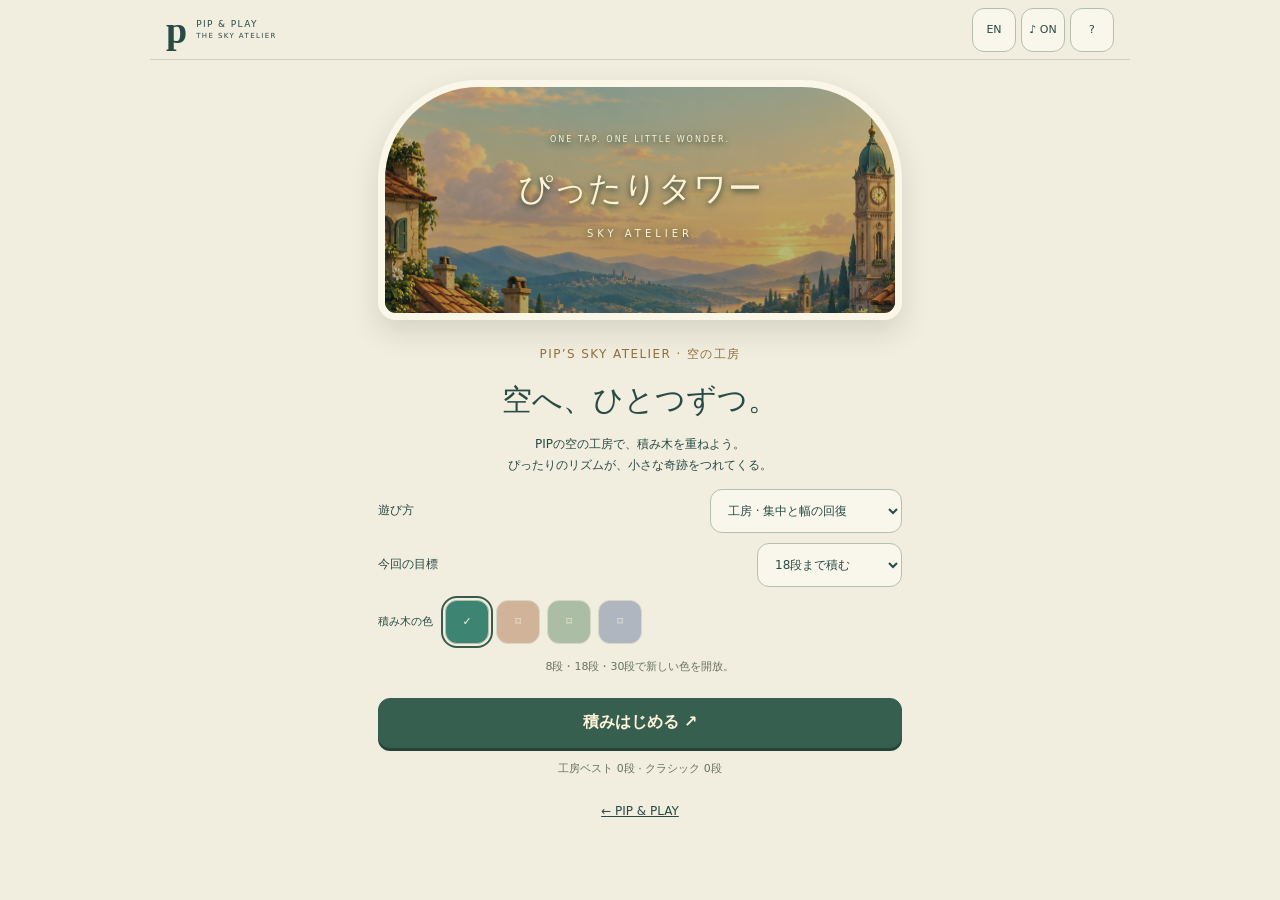
<file: index.html>
<!doctype html><html lang="ja"><head><meta charset="utf-8"><meta name="viewport" content="width=device-width,initial-scale=1,viewport-fit=cover"><meta name="theme-color" content="#284b45"><title>ぴったりタワー · SKY ATELIER</title><link rel="stylesheet" href="style.css?v=atelierlive1"><style>body.booting>*:not(#boot){visibility:hidden}#boot{padding:40px 20px;text-align:center;line-height:1.8}</style></head><body class="booting"><div id="boot" role="status">記録を読み込んでいます… / Loading saved tower…</div><header><a class="brand" href="https://kazuplay.com/"><b>p</b><span>PIP & PLAY<small>THE SKY ATELIER</small></span></a><nav><button id="lang">EN</button><button id="sound" aria-label="音の切替">♪ ON</button><button id="help" aria-label="遊び方">?</button></nav></header><main><section id="home"><div class="hero"><img src="assets/sky-atelier.png" alt="夕暮れの空と屋根の上の工房"><div><p>ONE TAP. ONE LITTLE WONDER.</p><h1 id="title">ぴったりタワー</h1><span>SKY ATELIER</span></div></div><div class="home-copy"><p class="eyebrow" id="testLabel">PIP’S SKY ATELIER · 空の工房</p><h2 id="homeTitle">空へ、ひとつずつ。</h2><p id="intro"></p><label><span id="modeLabel">遊び方</span><select id="mode"><option value="atelier">工房 · 集中と幅の回復</option><option value="classic">クラシック · 従来のルール</option></select></label><label id="goalRow"><span id="goalLabel">今回の目標</span><select id="goal"><option value="height">18段まで積む</option><option value="chain">5回連続PERFECT</option><option value="perfect">PERFECTを10回</option></select></label><div class="palette-picker"><span id="paletteLabel">積み木の色</span><div id="palettes"></div></div><p id="unlockTip" class="best-line"></p><button class="primary" id="start" disabled>絵を準備しています…</button><button id="continue" hidden>つづきから</button><p class="best-line" id="records"></p><a href="https://kazuplay.com/" id="backLink">← PIP & PLAY</a></div></section><section id="play" hidden><div class="hud"><div><small id="heightLabel">HEIGHT</small><strong id="height">0<em>段</em></strong></div><div><small id="bestLabel">BEST</small><b id="best">0</b></div><div><small>SCORE</small><b id="score">0</b></div><button id="pause" aria-label="一時停止">Ⅱ</button></div><div class="mission"><span id="missionText"></span><progress id="missionProgress" max="18" value="0"></progress></div><div class="stage"><canvas id="canvas" tabindex="0" aria-label="動く積み木をタップして積む"></canvas><div id="callout" role="status"></div><div class="scene-label"><span>THE SKY ATELIER</span><button id="guide" aria-pressed="true">ガイド ON</button></div><div class="scene-bottom"><span id="widthText">幅100%</span><span id="chain">PERFECT × 0</span></div></div><div class="controls"><div class="pip-note"><canvas id="pip" width="160" height="160" aria-hidden="true"></canvas><p id="reaction" role="status"></p></div><div class="actions"><button id="drop" class="primary">タップして積む</button><button id="focus">◉ 集中 2</button></div><p id="controlTip"></p></div></section></main><dialog id="dialog"><div id="dialogBody"></div></dialog><script src="engine.js?v=atelierlive1"></script><script src="atelier-engine.js?v=atelierlive1"></script><script src="https://www.youtube.com/game_api/v1"></script><script src="platform.js?v=atelierlive1"></script><script src="music.js?v=atelierlive1"></script><script src="app.js?v=atelierlive1"></script></body></html>
</file>
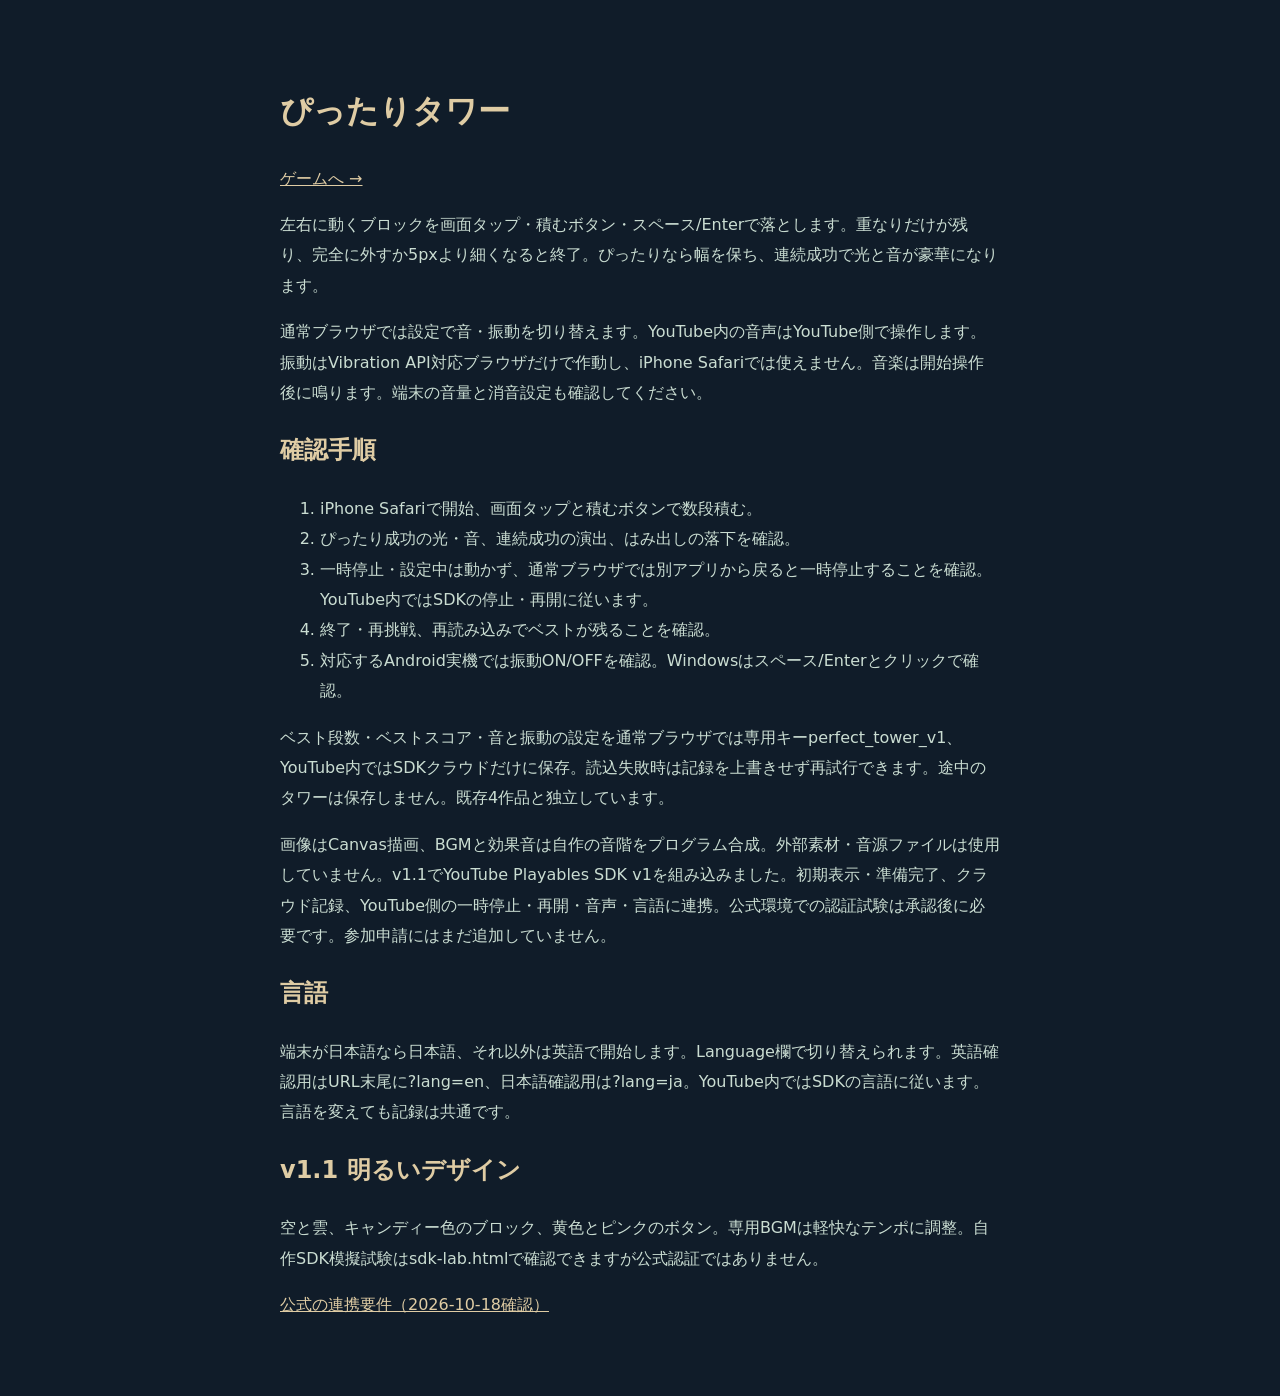
<file: GUIDE.html>
<!doctype html><html lang="ja"><meta charset="utf-8"><meta name="viewport" content="width=device-width,initial-scale=1"><title>ぴったりタワー · 遊び方</title><style>body{max-width:720px;margin:40px auto;padding:20px;background:#101c29;color:#caddd2;font:16px/1.9 system-ui}h1,h2,a{color:#dfcca4}</style><h1>ぴったりタワー</h1><p><a href="./">ゲームへ →</a></p><p>左右に動くブロックを画面タップ・積むボタン・スペース/Enterで落とします。重なりだけが残り、完全に外すか5pxより細くなると終了。ぴったりなら幅を保ち、連続成功で光と音が豪華になります。</p><p>通常ブラウザでは設定で音・振動を切り替えます。YouTube内の音声はYouTube側で操作します。振動はVibration API対応ブラウザだけで作動し、iPhone Safariでは使えません。音楽は開始操作後に鳴ります。端末の音量と消音設定も確認してください。</p><h2>確認手順</h2><ol><li>iPhone Safariで開始、画面タップと積むボタンで数段積む。</li><li>ぴったり成功の光・音、連続成功の演出、はみ出しの落下を確認。</li><li>一時停止・設定中は動かず、通常ブラウザでは別アプリから戻ると一時停止することを確認。YouTube内ではSDKの停止・再開に従います。</li><li>終了・再挑戦、再読み込みでベストが残ることを確認。</li><li>対応するAndroid実機では振動ON/OFFを確認。Windowsはスペース/Enterとクリックで確認。</li></ol><p>ベスト段数・ベストスコア・音と振動の設定を通常ブラウザでは専用キーperfect_tower_v1、YouTube内ではSDKクラウドだけに保存。読込失敗時は記録を上書きせず再試行できます。途中のタワーは保存しません。既存4作品と独立しています。</p><p>画像はCanvas描画、BGMと効果音は自作の音階をプログラム合成。外部素材・音源ファイルは使用していません。v1.1でYouTube Playables SDK v1を組み込みました。初期表示・準備完了、クラウド記録、YouTube側の一時停止・再開・音声・言語に連携。公式環境での認証試験は承認後に必要です。参加申請にはまだ追加していません。</p><h2>言語</h2><p>端末が日本語なら日本語、それ以外は英語で開始します。Language欄で切り替えられます。英語確認用はURL末尾に?lang=en、日本語確認用は?lang=ja。YouTube内ではSDKの言語に従います。言語を変えても記録は共通です。</p><h2>v1.1 明るいデザイン</h2><p>空と雲、キャンディー色のブロック、黄色とピンクのボタン。専用BGMは軽快なテンポに調整。自作SDK模擬試験はsdk-lab.htmlで確認できますが公式認証ではありません。</p><p><a href="https://developers.google.com/youtube/gaming/playables/certification/requirements_integration">公式の連携要件（2026-10-18確認）</a></p></html>
</file>
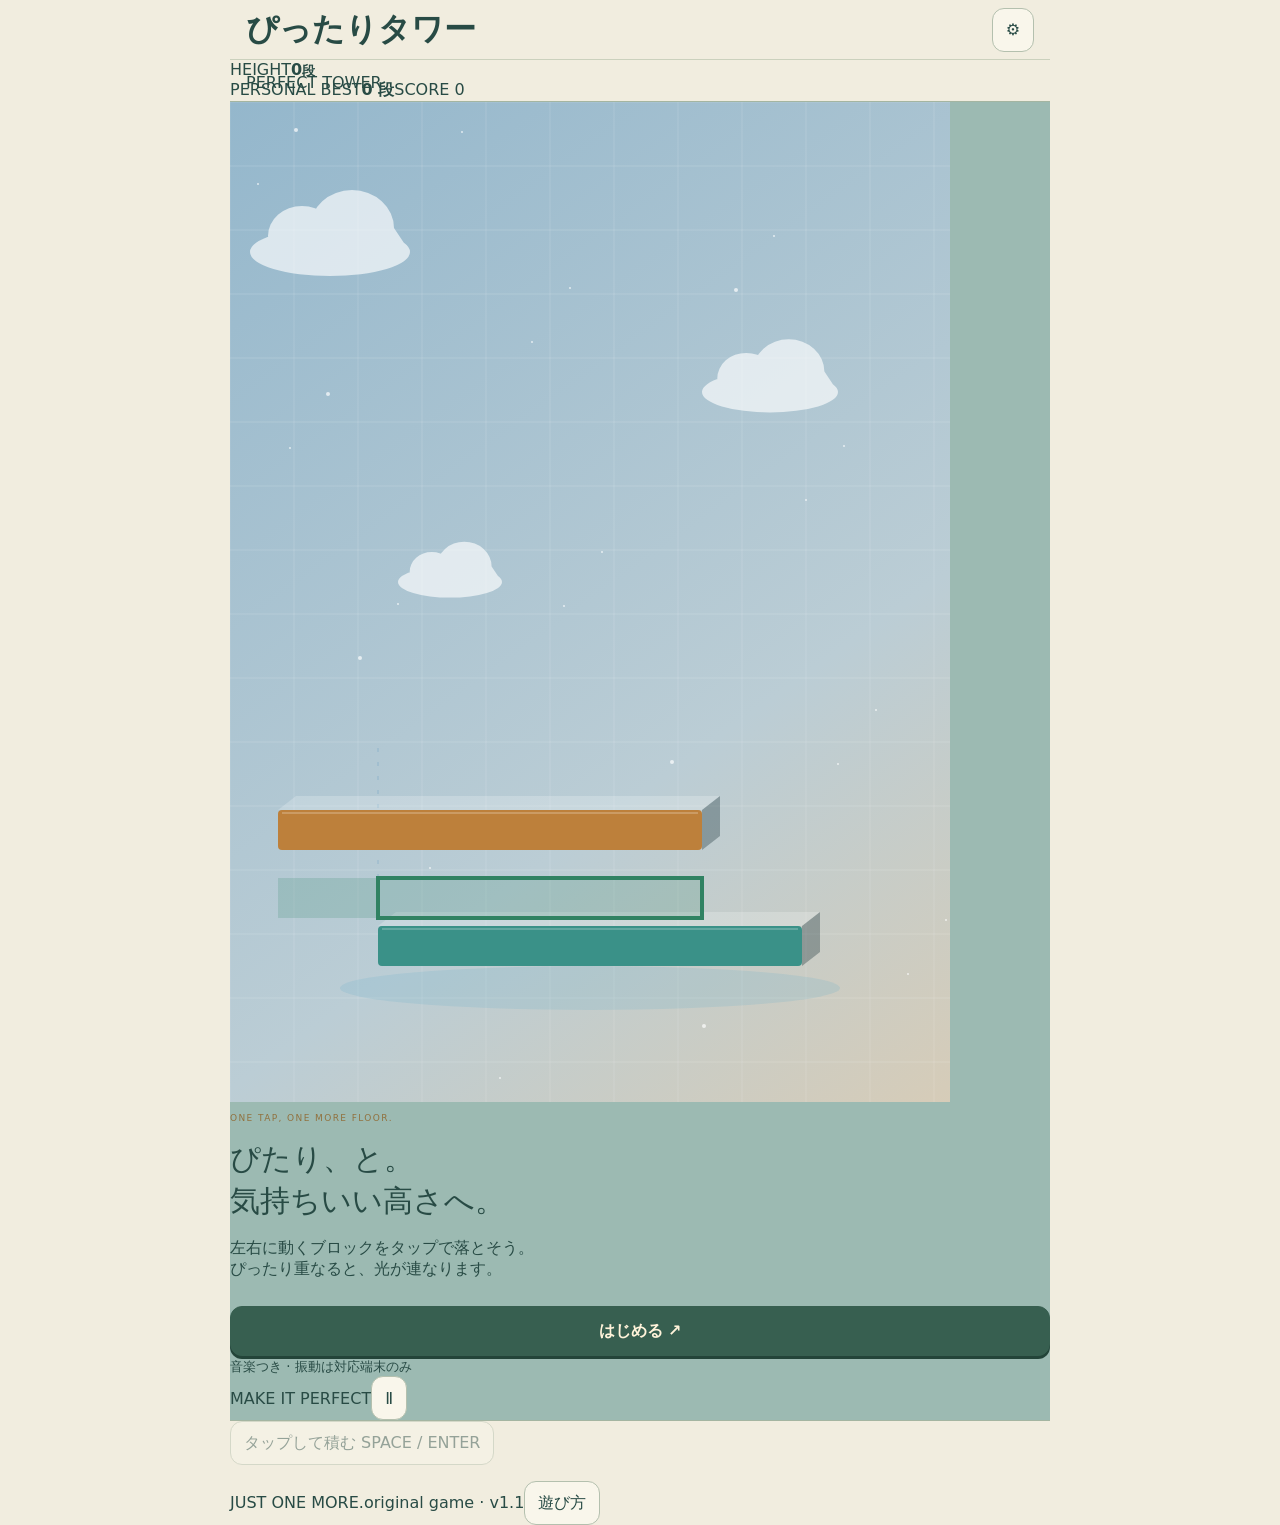
<file: mock-sandbox.html>
<!doctype html><html lang="ja"><meta charset="utf-8"><meta name="viewport" content="width=device-width,initial-scale=1,viewport-fit=cover"><meta name="theme-color" content="#dbf5ff"><title>ぴったりタワー · PERFECT TOWER</title><link rel="stylesheet" href="style.css?v=pop1"><body><div id="startup" role="status"><p id="startupText">記録を読み込んでいます…</p><button id="retryLoad" hidden>もう一度読み込む</button></div><main inert><header><div><span class="eyebrow">A LITTLE PRECISION. A LITTLE MAGIC.</span><h1>ぴったりタワー</h1><span class="subtitle">PERFECT TOWER</span></div><button id="settings" aria-label="音と振動の設定">⚙</button></header><div class="language-row"><label>Language <select id="localeSelect" aria-label="Language"><option value="ja">日本語</option><option value="en">English</option></select></label></div><section class="numbers"><div><span>HEIGHT</span><strong id="height">0<small>段</small></strong></div><div class="record"><span>PERSONAL BEST</span><b id="best">0 段</b><span id="score">SCORE 0</span></div></section><section class="stage"><canvas id="game" width="720" height="1000" aria-label="左右に動くブロック。画面をタップするか積むボタンで落とせます。"></canvas><div id="callout" aria-live="polite"></div><div id="welcome"><span class="eyebrow">ONE TAP, ONE MORE FLOOR.</span><h2>ぴたり、と。<br>気持ちいい高さへ。</h2><p>左右に動くブロックをタップで落とそう。<br>ぴったり重なると、光が連なります。</p><button id="start" class="primary">はじめる ↗</button><small>音楽つき · 振動は対応端末のみ</small></div><div class="stage-foot"><span id="combo">MAKE IT PERFECT</span><button id="pause" aria-label="一時停止">Ⅱ</button></div></section><button id="drop" class="drop" disabled>タップして積む <span>SPACE / ENTER</span></button><p id="saveNotice" role="status"></p><footer><span>JUST ONE MORE.</span><span>original game · v1.1</span><button id="help">遊び方</button></footer></main><dialog id="dialog"><div id="content"></div><button id="close" class="primary">つづける</button></dialog><script src="mock-sdk.js"></script><script src="host.js?v=pop1"></script><script src="locale.js?v=pop1"></script><script src="engine.js?v=pop1"></script><script src="music.js?v=pop1"></script><script src="haptics.js?v=pop1"></script><script src="game.js?v=pop1"></script></body></html>
</file>
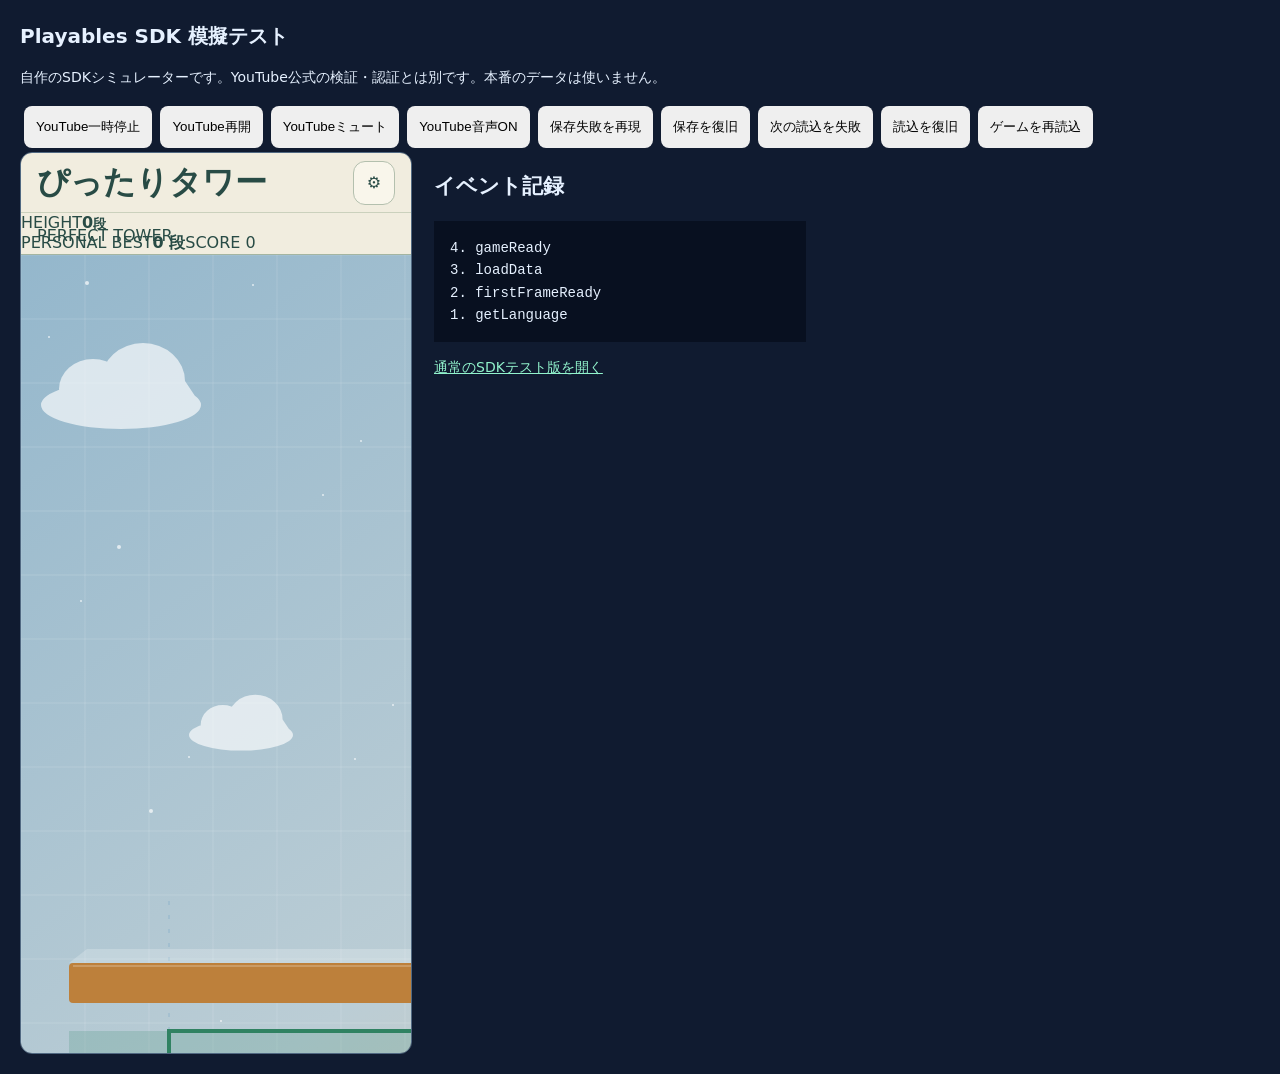
<file: sdk-lab.html>
<!doctype html><html lang="ja"><meta charset="utf-8"><meta name="viewport" content="width=device-width,initial-scale=1"><title>PERFECT TOWER · SDK模擬テスト</title><style>body{font:14px/1.6 system-ui;background:#101b30;color:#e6f1ff;margin:20px}h1{font-size:20px}button{padding:12px;margin:4px;border:0;border-radius:8px;cursor:pointer}section{display:flex;flex-wrap:wrap;gap:22px}iframe{width:390px;height:900px;border:1px solid #516982;border-radius:12px}pre{white-space:pre-wrap;max-height:500px;overflow:auto;background:#081020;padding:16px;width:340px}a{color:#91f3cc}</style><h1>Playables SDK 模擬テスト</h1><p>自作のSDKシミュレーターです。YouTube公式の検証・認証とは別です。本番のデータは使いません。</p><div id="controls"><button data-command="pause">YouTube一時停止</button><button data-command="resume">YouTube再開</button><button data-command="mute">YouTubeミュート</button><button data-command="unmute">YouTube音声ON</button><button data-command="fail-save">保存失敗を再現</button><button data-command="restore-save">保存を復旧</button><button data-command="fail-load">次の読込を失敗</button><button data-command="restore-load">読込を復旧</button><button id="reload">ゲームを再読込</button></div><section><iframe id="gameFrame" title="SDK模擬環境のゲーム" src="mock-sandbox.html"></iframe><div><h2>イベント記録</h2><pre id="log"></pre><p><a href="index.html">通常のSDKテスト版を開く</a></p></div></section><script src="lab.js?v=1.1"></script></html>
</file>
<file: style.css>
:root{font-family:system-ui,-apple-system,sans-serif;color:#284b45;background:#f1eddf;--green:#365f51;--gold:#ac803f}*{box-sizing:border-box}[hidden]{display:none!important}body{margin:0}button,select{font:inherit;color:inherit;min-height:44px;border:1px solid #b4c0ae;border-radius:12px;background:#f9f6eb;padding:9px 13px}button{cursor:pointer;touch-action:manipulation}button:disabled{opacity:.46;cursor:default}button:focus-visible,select:focus-visible,canvas:focus-visible{outline:3px solid #b87931;outline-offset:2px}header{height:60px;max-width:980px;margin:auto;display:flex;align-items:center;justify-content:space-between;padding:7px 16px;border-bottom:1px solid #cbd1bd}.brand{display:flex;gap:9px;align-items:center;color:inherit;text-decoration:none}.brand>b{font:bold 38px Georgia}.brand>span{font-size:9px;letter-spacing:1.4px}.brand small{display:block;font-size:7px;margin-top:3px;letter-spacing:1.4px}nav{display:flex;gap:5px}nav button{min-width:44px;padding:7px;font-size:11px}main{max-width:820px;margin:auto}#home{max-width:560px;margin:20px auto 0;padding:0 18px 24px}.hero{height:240px;position:relative;overflow:hidden;border:7px solid #faf7e9;border-radius:100px 100px 18px 18px;box-shadow:0 12px 28px #4d57452b}.hero>img{width:100%;height:100%;object-fit:cover;object-position:50% 75%}.hero:after{content:'';position:absolute;inset:0;background:linear-gradient(#173d3638,#103e3955)}.hero>div{position:absolute;inset:40px 5px 0;text-align:center;color:#fff1d3;z-index:1;text-shadow:0 2px 6px #193d35}.hero p{font-size:8px;letter-spacing:2px}.hero h1{font:34px Georgia,'Yu Mincho',serif;margin:22px 0 10px}.hero span{font-size:10px;letter-spacing:4px}.home-copy{text-align:center}.eyebrow{font-size:9px;letter-spacing:1.4px;color:#91713e;margin-top:24px}h2{font:30px/1.4 Georgia,'Yu Mincho',serif;margin:13px 0}.home-copy>p{font-size:12px;line-height:1.8}.home-copy>label{display:flex;align-items:center;justify-content:space-between;gap:8px;text-align:left;margin:10px 0;font-size:12px}.home-copy select{max-width:76%;font-size:12px}.palette-picker{display:flex;align-items:center;gap:12px;margin:13px 0;text-align:left;font-size:11px}.palette-picker>div{display:flex;gap:7px}.palette-picker button{width:44px;height:44px;padding:0}.palette-picker button[aria-pressed=true]{outline:2px solid #375c4b;outline-offset:2px}.primary{background:#375f50;color:#fff3da;border-color:#375f50;box-shadow:0 3px 0 #234439;font-weight:600}#start,#continue{width:100%;margin-top:10px;min-height:50px}#backLink{display:inline-flex;align-items:center;min-height:44px;color:inherit;font-size:12px}.best-line{color:#68735f;font-size:11px!important}body.playing{height:100svh;overflow:hidden}.playing header{height:52px}.playing main{height:calc(100svh - 52px);padding-bottom:env(safe-area-inset-bottom)}#play{height:100%;display:flex;flex-direction:column}.hud{display:flex;gap:22px;align-items:center;height:66px;flex-shrink:0;padding:4px 15px}.hud>div{display:flex;flex-direction:column}.hud small{font-size:8px;letter-spacing:1.5px;color:#6a7865}.hud strong{font:34px Georgia}.hud em{font:11px system-ui;margin-left:3px;font-style:normal}.hud b{font:20px Georgia}.hud button{margin-left:auto;width:44px}.mission{display:flex;align-items:center;gap:12px;min-height:32px;padding:4px 15px 9px;font-size:10px}.mission>span{min-width:130px}.mission progress{height:5px;width:100%;accent-color:#8e6937;border:0;border-radius:5px;overflow:hidden}.mission progress::-webkit-progress-bar{background:#d4d9c7}.mission progress::-webkit-progress-value{background:#a17c42}.stage{position:relative;flex:1;min-height:200px;overflow:hidden;background:#9cbab2;border-top:1px solid #a4b5a1;border-bottom:1px solid #a4b5a1}#canvas{width:100%;height:100%;display:block;touch-action:none}.scene-label,.scene-bottom{position:absolute;left:12px;right:12px;display:flex;align-items:center;justify-content:space-between;pointer-events:none}.scene-label{top:8px}.scene-label>span{font-size:7px;letter-spacing:1.5px;color:#fff1cf;text-shadow:0 1px 3px #254c40}.scene-label button{pointer-events:auto;min-height:44px;font-size:10px;background:#f3f0dedb;padding:5px 9px}.scene-bottom{bottom:9px;font-size:10px;color:#f9f1da;text-shadow:0 1px 3px #254c40}.scene-bottom span{background:#234b42c7;padding:5px 9px;border-radius:8px}#callout{position:absolute;top:60px;left:14px;padding:7px 11px;max-width:calc(100% - 28px);border-radius:10px;background:#fff0c5b5;font:bold 17px Georgia;color:#2c584a;pointer-events:none;opacity:0;transition:opacity .1s}#callout small{display:block;font:10px system-ui;letter-spacing:.5px;margin-top:2px}.controls{flex-shrink:0;padding:0 12px 5px}.pip-note{display:flex;align-items:center;gap:6px;height:45px}.pip-note canvas{width:45px;height:45px;flex-shrink:0}.pip-note p{font-size:11px;line-height:1.4;margin:0;color:#506b56}.actions{display:flex;gap:8px}.actions #drop{flex:1;font-size:14px;min-height:49px;touch-action:none;user-select:none;-webkit-user-select:none}.actions #focus{width:94px;font-size:12px}.actions #focus.active{background:#d9be77;border-color:#a17c42;color:#294e40}#controlTip{font-size:9px;text-align:center;margin:7px 0 0;color:#6b7766}dialog{border:1px solid #a9b99d;border-radius:20px;padding:24px;max-width:420px;width:calc(100% - 26px);max-height:calc(100svh - 28px);overflow:auto;background:#f7f2e4;color:#2b5145;text-align:center;box-shadow:0 20px 60px #203d3555}dialog::backdrop{background:#173e369c}dialog h2{font-size:28px}dialog p{font-size:12px;line-height:1.8;color:#60705d}dialog button{width:100%;margin-top:10px}dialog .result{font:54px Georgia;color:#a2793c}.stats{display:flex;justify-content:center;gap:13px;font-size:10px;margin:12px 0}.setting{display:flex;align-items:center;justify-content:space-between;min-height:44px;font-size:13px}.setting input{min-height:26px;width:26px}.unlocked{padding:10px;background:#e5d9ad;border-radius:10px}@media(max-height:590px) and (orientation:portrait){.hud{height:56px}.hud strong{font-size:29px}.mission{min-height:27px;padding-bottom:5px}.pip-note{height:38px}.pip-note canvas{width:38px;height:38px}#controlTip{display:none}.controls{padding-bottom:8px}.stage{min-height:170px}}@media(orientation:landscape) and (max-height:550px){.playing header{position:absolute;right:0;top:0;width:40%;z-index:4;height:48px;border:0}.playing .brand{display:none}.playing nav{margin-left:auto}.playing main{height:100svh;max-width:none;padding:0}#play{display:grid;grid-template-columns:60% 40%;grid-template-rows:110px 34px 1fr}.stage{grid-column:1;grid-row:1/4;height:100svh;min-height:0}.hud{grid-column:2;grid-row:1;padding:48px 9px 5px;gap:12px;height:110px}.hud strong{font-size:27px}.hud b{font-size:17px}.hud small{letter-spacing:1px}.mission{grid-column:2;grid-row:2;flex-direction:column;gap:4px;padding:2px 10px}.controls{grid-column:2;grid-row:3;overflow:auto;padding:0 10px 10px}.pip-note{height:50px}.actions{flex-direction:column}.actions #focus{width:100%}#controlTip{font-size:8px}.scene-label>span{display:none}}@media(prefers-reduced-motion:reduce){*{transition:none!important}}
#callout{top:auto;bottom:43px;left:auto;right:12px;text-align:right}.actions #focus.active:disabled{opacity:1}.home-copy #intro{white-space:pre-line}
</file>
